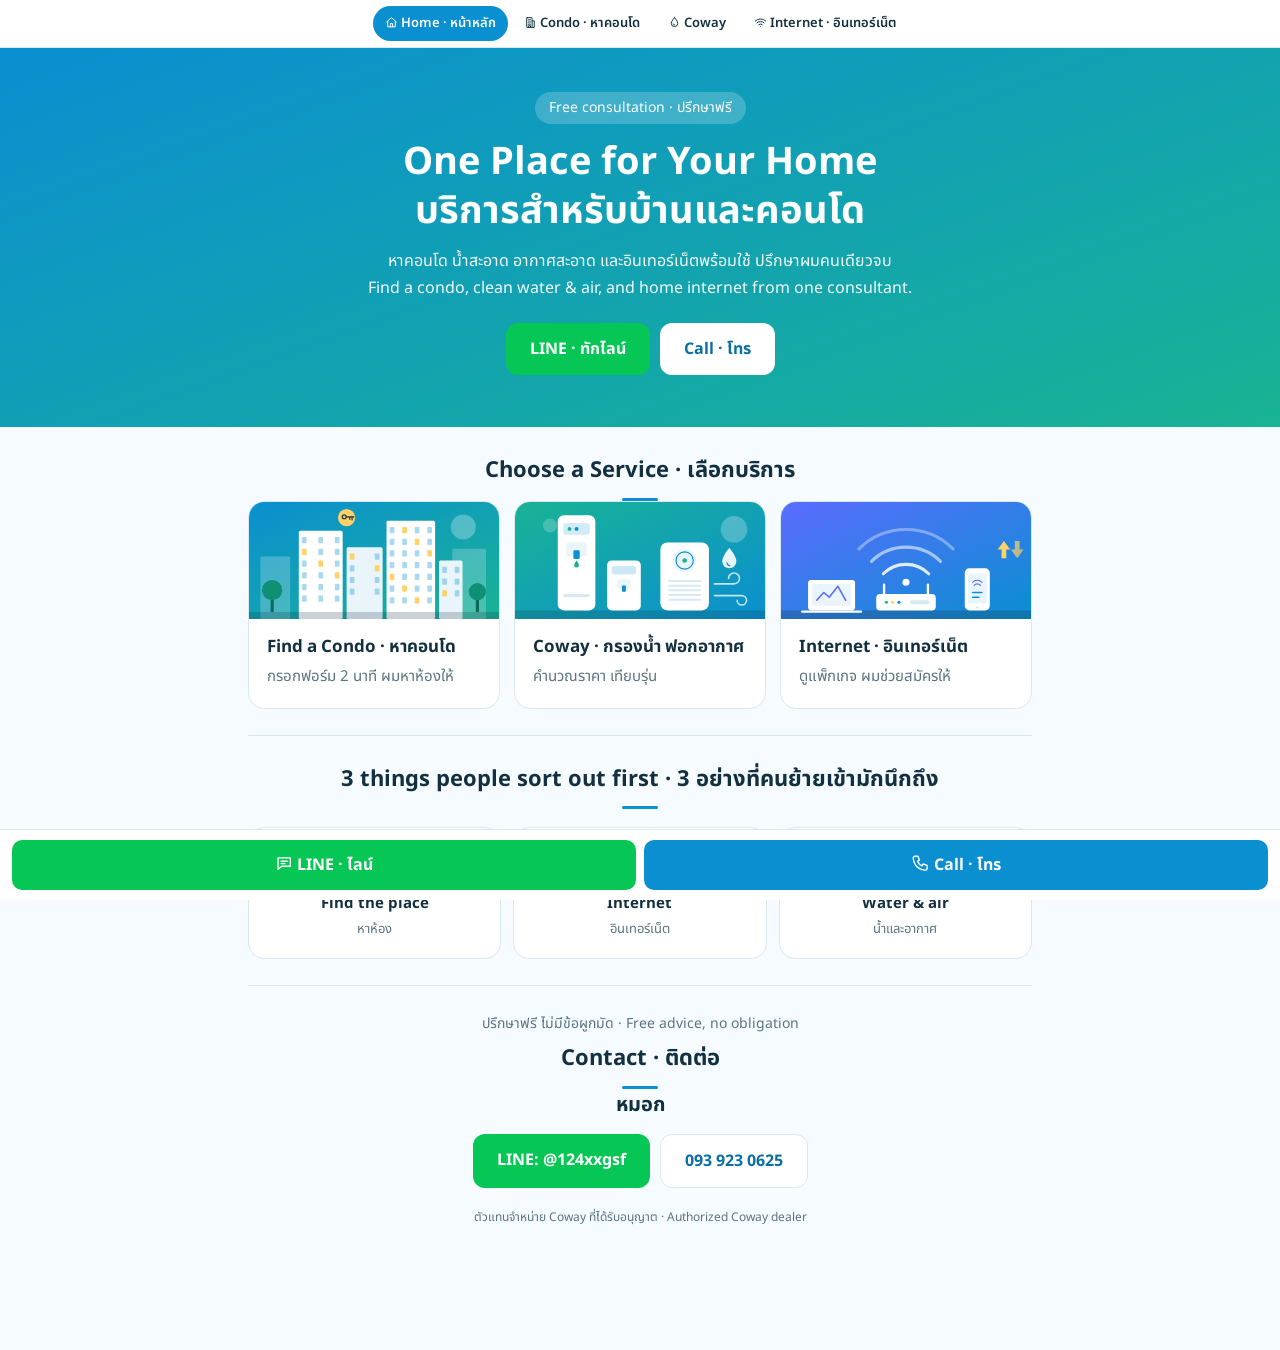
<file: index.html>
<!DOCTYPE html>
<html lang="th" data-page="home">
<head>
<meta charset="utf-8">
<meta name="viewport" content="width=device-width, initial-scale=1, viewport-fit=cover">
<title>Home Services Hub | บริการสำหรับบ้านและคอนโด</title>
<link href="https://fonts.googleapis.com/css2?family=Noto+Sans+Thai:wght@400;600;700&display=swap" rel="stylesheet">
<link rel="stylesheet" href="assets/site.css">
<script src="assets/icons.js"></script>
<script src="assets/site.js"></script>
</head>
<body>
<header class="hero"><div class="wrap">
  <span class="badge">Free consultation · ปรึกษาฟรี</span>
  <h1>One Place for Your Home<br>บริการสำหรับบ้านและคอนโด</h1>
  <p>หาคอนโด น้ำสะอาด อากาศสะอาด และอินเทอร์เน็ตพร้อมใช้ ปรึกษาผมคนเดียวจบ<br>Find a condo, clean water &amp; air, and home internet from one consultant.</p>
  <div class="btns"><a class="btn line" data-line href="#">LINE · ทักไลน์</a><a class="btn tel" data-tel href="#">Call · โทร</a></div>
</div></header>
<main class="wrap">
<section style="border-top:0">
  <h2>Choose a Service · เลือกบริการ</h2>
  <div class="grid">
    <a class="card cc" href="condo.html"><img class="cv" alt="" src="assets/img/cover-condo.svg"><div class="cb"><h3>Find a Condo · หาคอนโด</h3><p>กรอกฟอร์ม 2 นาที ผมหาห้องให้</p></div></a>
    <a class="card cc" href="coway.html"><img class="cv" alt="" src="assets/img/cover-coway.svg"><div class="cb"><h3>Coway · กรองน้ำ ฟอกอากาศ</h3><p>คำนวณราคา เทียบรุ่น</p></div></a>
    <a class="card cc" href="internet.html"><img class="cv" alt="" src="assets/img/cover-internet.svg"><div class="cb"><h3>Internet · อินเทอร์เน็ต</h3><p>ดูแพ็กเกจ ผมช่วยสมัครให้</p></div></a>
  </div>
</section>
<section>
  <h2>3 things people sort out first · 3 อย่างที่คนย้ายเข้ามักนึกถึง</h2>
  <div class="tiles">
    <a class="tile" href="condo.html"><i data-i="condo"></i><b>Find the place</b><span>หาห้อง</span></a>
    <a class="tile" href="internet.html"><i data-i="wifi"></i><b>Internet</b><span>อินเทอร์เน็ต</span></a>
    <a class="tile" href="coway.html"><i data-i="water"></i><b>Water &amp; air</b><span>น้ำและอากาศ</span></a>
  </div>
</section>
<section class="me">
  <p class="sub" style="margin:0 0 6px">ปรึกษาฟรี ไม่มีข้อผูกมัด · Free advice, no obligation</p>
  <h2>Contact · ติดต่อ</h2>
  <div class="name" data-name>[name]</div>
  <div class="btns" style="margin-top:12px">
    <a class="btn line" data-line href="#">LINE: <span data-lineid></span></a>
    <a class="btn tel" style="border:1px solid var(--line)" data-tel href="#"><span data-phone></span></a>
  </div>
  <p class="note">ตัวแทนจำหน่าย Coway ที่ได้รับอนุญาต · Authorized Coway dealer</p>
</section>
</main>
<nav class="bar"><a class="l" data-line href="#"><i data-i="chat"></i> LINE · ไลน์</a><a class="t" data-tel href="#"><i data-i="phone"></i> Call · โทร</a></nav>
</body></html>
</file>
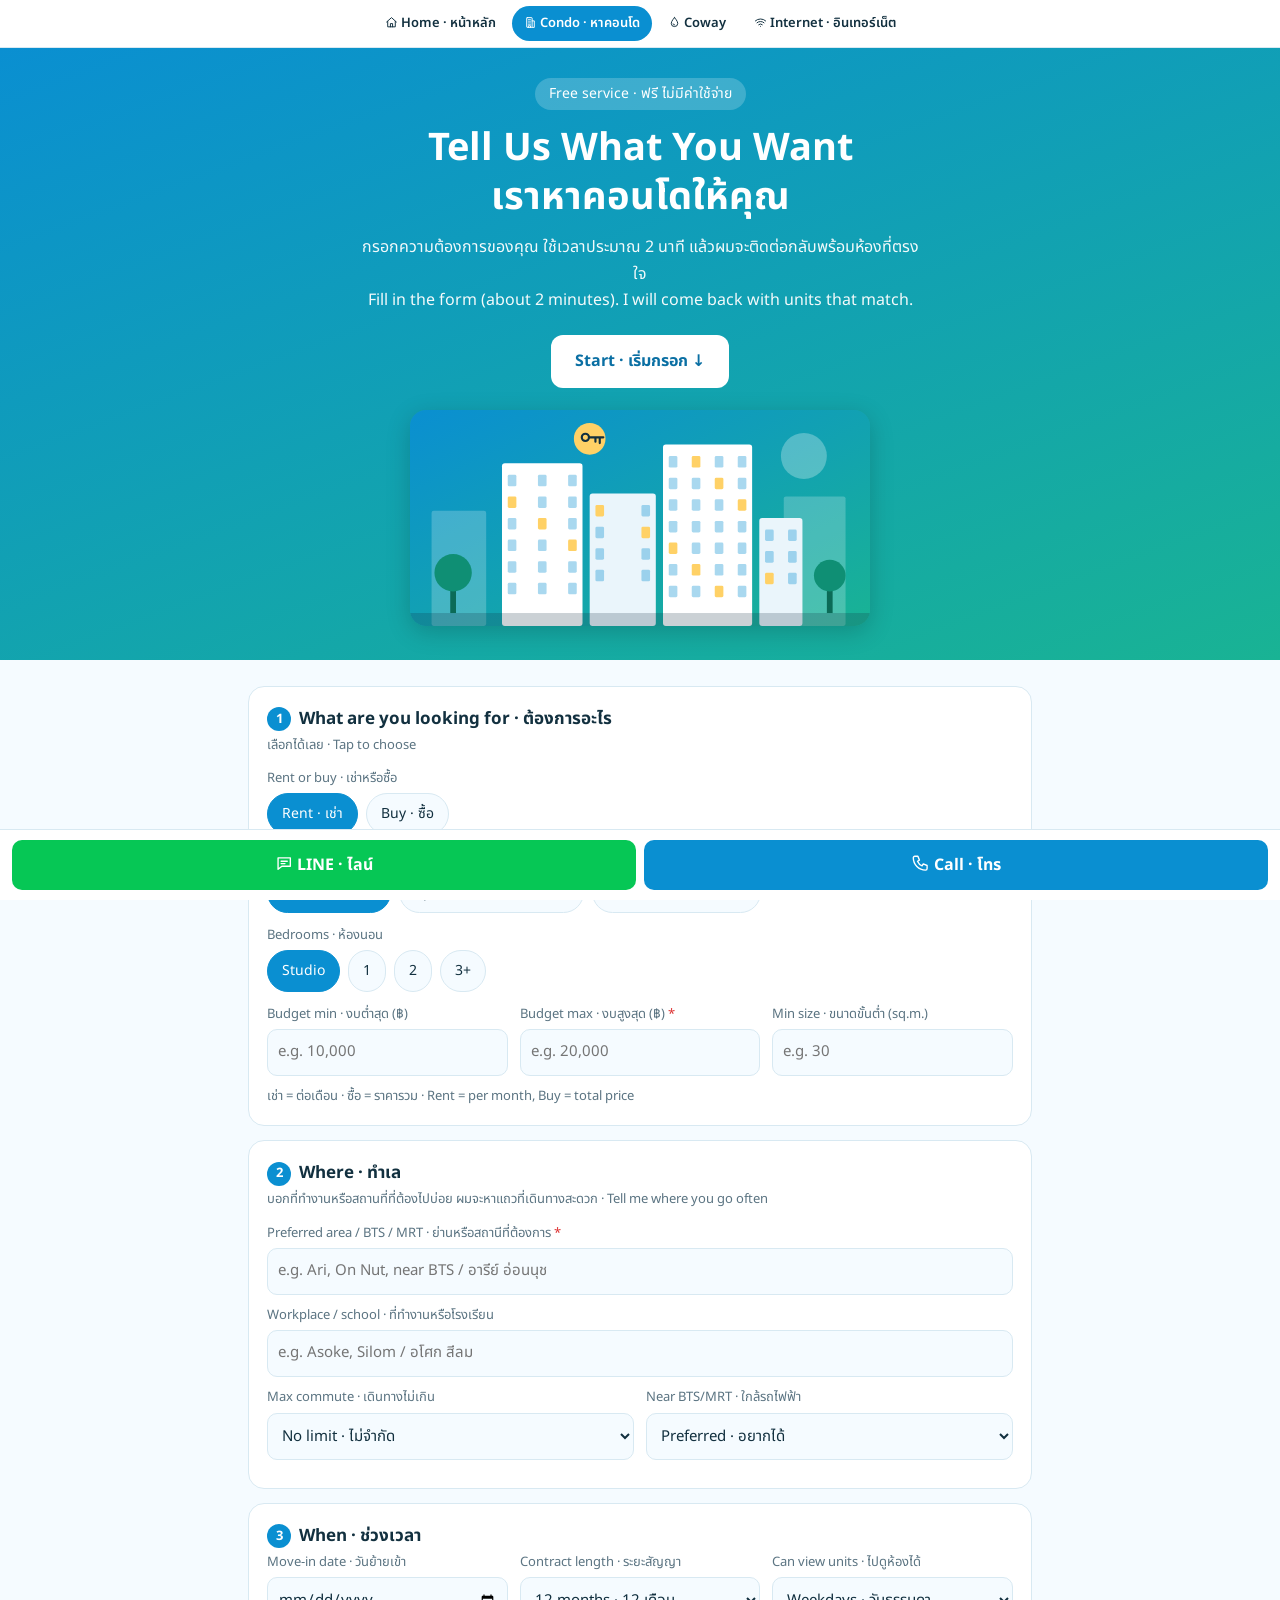
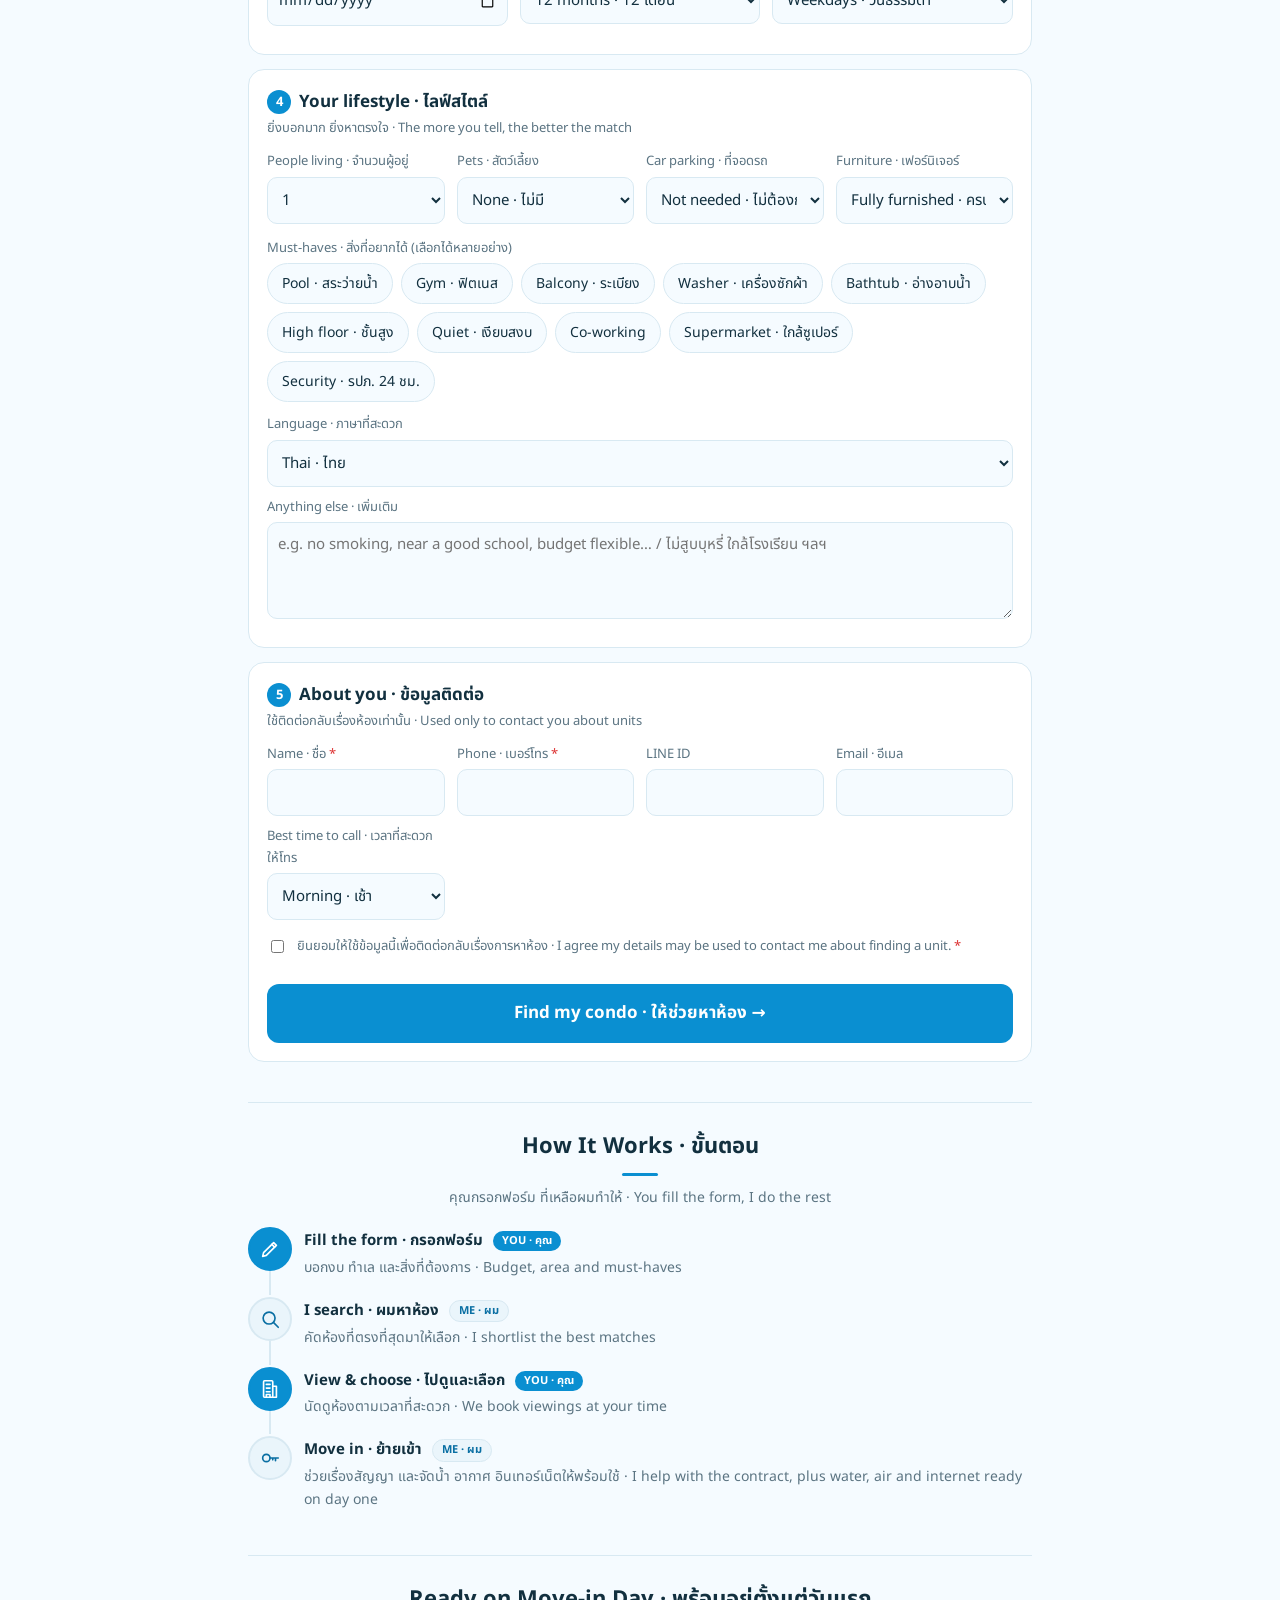
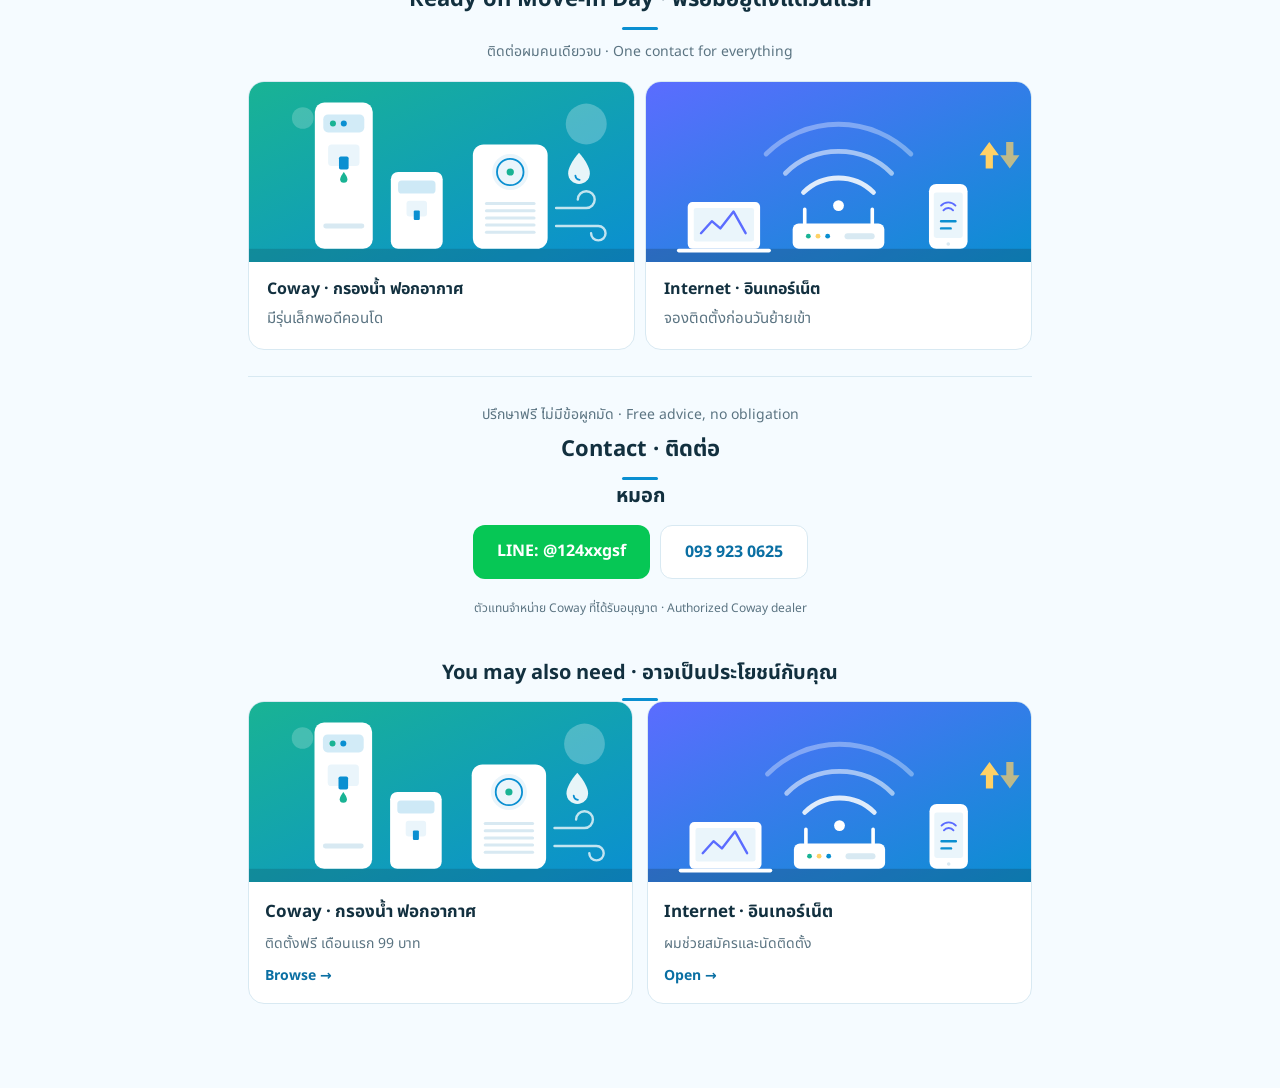
<file: condo.html>
<!DOCTYPE html>
<html lang="th" data-page="condo">
<head>
<meta charset="utf-8">
<meta name="viewport" content="width=device-width, initial-scale=1, viewport-fit=cover">
<title>Find a Condo | ให้เราหาคอนโดให้คุณ</title>
<link href="https://fonts.googleapis.com/css2?family=Noto+Sans+Thai:wght@400;600;700&display=swap" rel="stylesheet">
<link rel="stylesheet" href="assets/site.css">
<style>
.hero{padding:30px 0 34px}
.fcard{background:var(--card);border:1px solid var(--line);border-radius:16px;padding:18px;margin-bottom:14px}
.fcard h3{margin:0 0 2px;font-size:17px}.fcard .hint{margin:0 0 12px;font-size:13px;color:var(--muted)}
.fcard h3 i{font-style:normal;display:inline-flex;width:24px;height:24px;border-radius:50%;background:var(--brand);color:#fff;font-size:13px;align-items:center;justify-content:center;margin-right:8px;vertical-align:1px}
.row{display:grid;gap:0 12px;grid-template-columns:repeat(auto-fit,minmax(150px,1fr))}
.fl input,.fl textarea,.fl select{display:block;width:100%;margin-top:4px;font:inherit;font-size:15px;padding:10px;border-radius:10px;border:1px solid var(--line);background:var(--bg);color:var(--text)}
.fl .req{color:#d33}
.chips{display:flex;flex-wrap:wrap;gap:8px;margin:4px 0 12px}
.chips label{cursor:pointer}.chips input{position:absolute;opacity:0;pointer-events:none}
.chips span{display:inline-block;padding:8px 14px;border-radius:99px;border:1px solid var(--line);background:var(--bg);font-size:14px}
.chips input:checked+span{background:var(--brand);color:#fff;border-color:var(--brand)}
.chips input:focus-visible+span{outline:2px solid var(--brand2);outline-offset:2px}
.lbl{font-size:13px;color:var(--muted);display:block;margin-top:4px}
.sbtn{width:100%;font:inherit;font-weight:700;font-size:17px;padding:15px;border:0;border-radius:12px;background:var(--brand);color:#fff;cursor:pointer}
.consent{display:flex;gap:10px;align-items:flex-start;font-size:13px;color:var(--muted);margin:6px 0 14px}
.consent input{margin-top:4px}
#done{display:none}
#msg{white-space:pre-wrap;background:var(--bg);border:1px dashed var(--line);border-radius:10px;padding:12px;font-size:14px;margin:10px 0}
.err{color:#d33;font-size:13px;margin:6px 0 0;min-height:1em}
.perks{display:grid;gap:10px;grid-template-columns:repeat(auto-fit,minmax(200px,1fr))}
.perks .card h3{font-size:16px}
</style>
<script src="assets/icons.js"></script>
<script src="assets/site.js"></script>
</head>
<body>

<header class="hero"><div class="wrap">
  <span class="badge">Free service · ฟรี ไม่มีค่าใช้จ่าย</span>
  <h1>Tell Us What You Want<br>เราหาคอนโดให้คุณ</h1>
  <p>กรอกความต้องการของคุณ ใช้เวลาประมาณ 2 นาที แล้วผมจะติดต่อกลับพร้อมห้องที่ตรงใจ<br>Fill in the form (about 2 minutes). I will come back with units that match.</p>
  <div class="btns"><a class="btn tel" href="#form">Start · เริ่มกรอก ↓</a></div>
  <img class="cvh" alt="" src="assets/img/cover-condo.svg">
</div></header>

<main class="wrap">
<section id="form" style="border-top:0">
  <form id="f" onsubmit="return go(event)" novalidate>

  <div class="fcard"><h3><i>1</i>What are you looking for · ต้องการอะไร</h3><p class="hint">เลือกได้เลย · Tap to choose</p>
    <span class="lbl">Rent or buy · เช่าหรือซื้อ</span>
    <div class="chips"><label><input type="radio" name="deal" value="Rent · เช่า" checked><span>Rent · เช่า</span></label><label><input type="radio" name="deal" value="Buy · ซื้อ"><span>Buy · ซื้อ</span></label></div>
    <span class="lbl">Property type · ประเภท</span>
    <div class="chips"><label><input type="radio" name="ptype" value="Condo" checked><span>Condo · คอนโด</span></label><label><input type="radio" name="ptype" value="Apartment"><span>Apartment · อพาร์ตเมนต์</span></label><label><input type="radio" name="ptype" value="House/Townhouse"><span>House · บ้าน/ทาวน์เฮาส์</span></label></div>
    <span class="lbl">Bedrooms · ห้องนอน</span>
    <div class="chips"><label><input type="radio" name="bed" value="Studio" checked><span>Studio</span></label><label><input type="radio" name="bed" value="1"><span>1</span></label><label><input type="radio" name="bed" value="2"><span>2</span></label><label><input type="radio" name="bed" value="3+"><span>3+</span></label></div>
    <div class="row">
      <label class="fl">Budget min · งบต่ำสุด (฿)<input name="bmin" inputmode="numeric" placeholder="e.g. 10,000"></label>
      <label class="fl">Budget max · งบสูงสุด (฿) <span class="req">*</span><input name="bmax" inputmode="numeric" placeholder="e.g. 20,000"></label>
      <label class="fl">Min size · ขนาดขั้นต่ำ (sq.m.)<input name="size" inputmode="numeric" placeholder="e.g. 30"></label>
    </div>
    <p class="hint" style="margin:0">เช่า = ต่อเดือน · ซื้อ = ราคารวม · Rent = per month, Buy = total price</p>
  </div>

  <div class="fcard"><h3><i>2</i>Where · ทำเล</h3><p class="hint">บอกที่ทำงานหรือสถานที่ที่ต้องไปบ่อย ผมจะหาแถวที่เดินทางสะดวก · Tell me where you go often</p>
    <label class="fl">Preferred area / BTS / MRT · ย่านหรือสถานีที่ต้องการ <span class="req">*</span><input name="area" placeholder="e.g. Ari, On Nut, near BTS / อารีย์ อ่อนนุช"></label>
    <label class="fl">Workplace / school · ที่ทำงานหรือโรงเรียน<input name="work" placeholder="e.g. Asoke, Silom / อโศก สีลม"></label>
    <div class="row">
      <label class="fl">Max commute · เดินทางไม่เกิน<select name="commute"><option>No limit · ไม่จำกัด</option><option>15 min</option><option>30 min</option><option>45 min</option><option>60 min</option></select></label>
      <label class="fl">Near BTS/MRT · ใกล้รถไฟฟ้า<select name="near"><option>Preferred · อยากได้</option><option>Must · ต้องใกล้</option><option>Not needed · ไม่จำเป็น</option></select></label>
    </div>
  </div>

  <div class="fcard"><h3><i>3</i>When · ช่วงเวลา</h3>
    <div class="row">
      <label class="fl">Move-in date · วันย้ายเข้า<input type="date" name="movein"></label>
      <label class="fl">Contract length · ระยะสัญญา<select name="lease"><option>12 months · 12 เดือน</option><option>6 months · 6 เดือน</option><option>24 months · 24 เดือน</option><option>Flexible · ยืดหยุ่น</option><option>Buying · ซื้อ</option></select></label>
      <label class="fl">Can view units · ไปดูห้องได้<select name="view"><option>Weekdays · วันธรรมดา</option><option>Weekends · เสาร์-อาทิตย์</option><option>Evenings · ช่วงเย็น</option><option>Any time · ได้ทุกเวลา</option></select></label>
    </div>
  </div>

  <div class="fcard"><h3><i>4</i>Your lifestyle · ไลฟ์สไตล์</h3><p class="hint">ยิ่งบอกมาก ยิ่งหาตรงใจ · The more you tell, the better the match</p>
    <div class="row">
      <label class="fl">People living · จำนวนผู้อยู่<select name="people"><option>1</option><option>2</option><option>3</option><option>4+</option></select></label>
      <label class="fl">Pets · สัตว์เลี้ยง<select name="pets"><option>None · ไม่มี</option><option>Cat · แมว</option><option>Dog · สุนัข</option><option>Other · อื่นๆ</option></select></label>
      <label class="fl">Car parking · ที่จอดรถ<select name="car"><option>Not needed · ไม่ต้องการ</option><option>1 car · 1 คัน</option><option>2 cars · 2 คัน</option><option>Motorbike · มอเตอร์ไซค์</option></select></label>
      <label class="fl">Furniture · เฟอร์นิเจอร์<select name="furn"><option>Fully furnished · ครบ</option><option>Partly · บางส่วน</option><option>Unfurnished · ไม่มี</option></select></label>
    </div>
    <span class="lbl">Must-haves · สิ่งที่อยากได้ (เลือกได้หลายอย่าง)</span>
    <div class="chips">
      <label><input type="checkbox" name="must" value="Pool"><span>Pool · สระว่ายน้ำ</span></label>
      <label><input type="checkbox" name="must" value="Gym"><span>Gym · ฟิตเนส</span></label>
      <label><input type="checkbox" name="must" value="Balcony"><span>Balcony · ระเบียง</span></label>
      <label><input type="checkbox" name="must" value="Washer"><span>Washer · เครื่องซักผ้า</span></label>
      <label><input type="checkbox" name="must" value="Bathtub"><span>Bathtub · อ่างอาบน้ำ</span></label>
      <label><input type="checkbox" name="must" value="High floor"><span>High floor · ชั้นสูง</span></label>
      <label><input type="checkbox" name="must" value="Quiet"><span>Quiet · เงียบสงบ</span></label>
      <label><input type="checkbox" name="must" value="Co-working"><span>Co-working</span></label>
      <label><input type="checkbox" name="must" value="Supermarket nearby"><span>Supermarket · ใกล้ซูเปอร์</span></label>
      <label><input type="checkbox" name="must" value="24h security"><span>Security · รปภ. 24 ชม.</span></label>
    </div>
    <label class="fl">Language · ภาษาที่สะดวก<select name="lang"><option>Thai · ไทย</option><option>English</option><option>Both · ทั้งสอง</option><option>Other · อื่นๆ</option></select></label>
    <label class="fl">Anything else · เพิ่มเติม<textarea name="note" rows="3" placeholder="e.g. no smoking, near a good school, budget flexible… / ไม่สูบบุหรี่ ใกล้โรงเรียน ฯลฯ"></textarea></label>
  </div>

  <div class="fcard"><h3><i>5</i>About you · ข้อมูลติดต่อ</h3><p class="hint">ใช้ติดต่อกลับเรื่องห้องเท่านั้น · Used only to contact you about units</p>
    <div class="row">
      <label class="fl">Name · ชื่อ <span class="req">*</span><input name="name" autocomplete="name"></label>
      <label class="fl">Phone · เบอร์โทร <span class="req">*</span><input name="phone" inputmode="tel" autocomplete="tel"></label>
      <label class="fl">LINE ID<input name="line"></label>
      <label class="fl">Email · อีเมล<input name="email" type="email" autocomplete="email"></label>
      <label class="fl">Best time to call · เวลาที่สะดวกให้โทร<select name="time"><option>Morning · เช้า</option><option>Afternoon · บ่าย</option><option>Evening · เย็น</option><option>Any · ได้ทุกเวลา</option></select></label>
    </div>
    <label class="consent"><input type="checkbox" name="ok"><span>ยินยอมให้ใช้ข้อมูลนี้เพื่อติดต่อกลับเรื่องการหาห้อง · I agree my details may be used to contact me about finding a unit. <span class="req" style="color:#d33">*</span></span></label>
    <div class="err" id="err"></div>
    <button class="sbtn" type="submit">Find my condo · ให้ช่วยหาห้อง →</button>
  </div>
  </form>

  <div class="fcard" id="done"><h3><i data-i="checkc"></i> Almost done · เหลืออีกขั้นเดียว</h3>
    <p class="hint">กดปุ่มไลน์ ข้อความจะเข้าแชตให้ แล้วกดส่งอีกครั้งเดียว · Tap the LINE button, the message appears in the chat, then press send.</p>
    <div id="msg"></div>
    <div class="btns"><a class="btn line" id="sendline" target="_blank" rel="noopener" href="#">Send to LINE · ส่งเข้าไลน์</a><button class="btn tel" style="border:1px solid var(--line);cursor:pointer;font:inherit;font-weight:700" onclick="cp()">Copy again · คัดลอกอีกครั้ง</button></div>
    <p class="nt" id="cpm" style="text-align:center;margin-top:8px"></p>
    <p class="nt" style="text-align:center">ถ้าข้อความไม่ขึ้นในแชต ให้วาง (copy ไว้ให้แล้ว) · If it does not appear, paste it (already copied).</p>
  </div>
</section>

<section>
  <h2>How It Works · ขั้นตอน</h2>
  <p class="sub">คุณกรอกฟอร์ม ที่เหลือผมทำให้ · You fill the form, I do the rest</p>
  <ol class="tl">
    <li class="you"><div class="ico"><i data-i="pencil"></i></div><div><b>Fill the form · กรอกฟอร์ม <span class="who you">YOU · คุณ</span></b><p>บอกงบ ทำเล และสิ่งที่ต้องการ · Budget, area and must-haves</p></div></li>
    <li><div class="ico"><i data-i="search"></i></div><div><b>I search · ผมหาห้อง <span class="who me">ME · ผม</span></b><p>คัดห้องที่ตรงที่สุดมาให้เลือก · I shortlist the best matches</p></div></li>
    <li class="you"><div class="ico"><i data-i="condo"></i></div><div><b>View &amp; choose · ไปดูและเลือก <span class="who you">YOU · คุณ</span></b><p>นัดดูห้องตามเวลาที่สะดวก · We book viewings at your time</p></div></li>
    <li><div class="ico"><i data-i="key"></i></div><div><b>Move in · ย้ายเข้า <span class="who me">ME · ผม</span></b><p>ช่วยเรื่องสัญญา และจัดน้ำ อากาศ อินเทอร์เน็ตให้พร้อมใช้ · I help with the contract, plus water, air and internet ready on day one</p></div></li>
  </ol>
</section>

<section>
  <h2>Ready on Move-in Day · พร้อมอยู่ตั้งแต่วันแรก</h2>
  <p class="sub">ติดต่อผมคนเดียวจบ · One contact for everything</p>
  <div class="perks">
    <a class="card cc" href="coway.html"><img class="cv" alt="" src="assets/img/cover-coway.svg"><div class="cb"><h3>Coway · กรองน้ำ ฟอกอากาศ</h3><p>มีรุ่นเล็กพอดีคอนโด</p></div></a>
    <a class="card cc" href="internet.html"><img class="cv" alt="" src="assets/img/cover-internet.svg"><div class="cb"><h3>Internet · อินเทอร์เน็ต</h3><p>จองติดตั้งก่อนวันย้ายเข้า</p></div></a>
  </div>
</section>

<section class="me">
  <p class="sub" style="margin:0 0 6px">ปรึกษาฟรี ไม่มีข้อผูกมัด · Free advice, no obligation</p>
  <h2>Contact · ติดต่อ</h2>
  <div class="name" data-name>[name]</div>
  <div class="btns" style="margin-top:12px">
    <a class="btn line" data-line href="#">LINE: <span data-lineid></span></a>
    <a class="btn tel" style="border:1px solid var(--line)" data-tel href="#"><span data-phone></span></a>
  </div>
  <p class="note">ตัวแทนจำหน่าย Coway ที่ได้รับอนุญาต · Authorized Coway dealer</p>
</section>
</main>

<nav class="bar"><a class="l" data-line href="#"><i data-i="chat"></i> LINE · ไลน์</a><a class="t" data-tel href="#"><i data-i="phone"></i> Call · โทร</a></nav>

<script>
var TXT="";
function V(f,n){var e=f.elements[n];return e?e.value.trim():""}
function R(f,n){var e=f.querySelector('input[name="'+n+'"]:checked');return e?e.value:""}
function go(ev){ev.preventDefault();var f=document.getElementById("f"),er=document.getElementById("err"),m=[];
  if(!V(f,"bmax"))m.push("Budget max · งบสูงสุด");if(!V(f,"area"))m.push("Area · ทำเล");if(!V(f,"name"))m.push("Name · ชื่อ");if(!V(f,"phone"))m.push("Phone · เบอร์โทร");if(!f.elements.ok.checked)m.push("Consent · ยินยอม");
  if(m.length){er.textContent="Please fill · กรุณากรอก: "+m.join(", ");return false}er.textContent="";
  var must=[].map.call(f.querySelectorAll('input[name="must"]:checked'),function(x){return x.value}).join(", ")||"-";
  var L=["Condo request · ขอให้ช่วยหาคอนโด","",
   "• "+R(f,"deal")+" · "+R(f,"ptype")+" · Bedrooms "+R(f,"bed"),
   "• Budget "+(V(f,"bmin")||"-")+" – "+V(f,"bmax")+" ฿"+(V(f,"size")?" · Min "+V(f,"size")+" sq.m.":""),
   "• Area: "+V(f,"area")+(V(f,"work")?" · Work/School: "+V(f,"work"):""),
   "• Commute: "+V(f,"commute")+" · BTS/MRT: "+V(f,"near"),
   "• Move-in: "+(V(f,"movein")||"-")+" · Lease: "+V(f,"lease")+" · View: "+V(f,"view"),
   "• People "+V(f,"people")+" · Pets "+V(f,"pets")+" · Parking "+V(f,"car")+" · "+V(f,"furn"),
   "• Must-haves: "+must,
   "• Language: "+V(f,"lang")+(V(f,"note")?"\n• Note: "+V(f,"note"):""),"",
   V(f,"name")+" · Tel "+V(f,"phone")+(V(f,"line")?" · LINE "+V(f,"line"):"")+(V(f,"email")?" · "+V(f,"email"):"")+" · Call: "+V(f,"time")];
  TXT=L.join("\n");document.getElementById("msg").textContent=TXT;
  var S=window.SITE||{},ln=document.getElementById("sendline");ln.href=S.oaId?("https://line.me/R/oaMessage/"+encodeURIComponent(S.oaId).replace(/%40/g,"@")+"/?"+encodeURIComponent(TXT)):("https://line.me/R/ti/p/"+encodeURIComponent(S.lineId||""));
  var d=document.getElementById("done");d.style.display="block";cp();d.scrollIntoView({behavior:"smooth"});
  if(S.formUrl){var st=document.getElementById("cpm");st.textContent="Sending… · กำลังส่ง";
    fetch(S.formUrl,{method:"POST",headers:{"Content-Type":"text/plain"},body:TXT}).then(function(r){if(!r.ok)throw 0;st.textContent="Sent to LINE · ส่งเข้าไลน์ผมแล้ว ผมจะติดต่อกลับ";document.getElementById("sendline").style.display="none"}).catch(function(){st.textContent="Auto-send failed, please tap the button · ส่งอัตโนมัติไม่สำเร็จ กรุณากดปุ่มด้านบน"})}
  return false}
function cp(){var c=document.getElementById("cpm");try{navigator.clipboard.writeText(TXT).then(function(){c.textContent="Copied · คัดลอกแล้ว"},function(){c.textContent="Press and hold the text to copy · กดค้างที่ข้อความเพื่อคัดลอก"})}catch(e){c.textContent="Press and hold the text to copy · กดค้างที่ข้อความเพื่อคัดลอก"}}
</script>
</body></html>
</file>
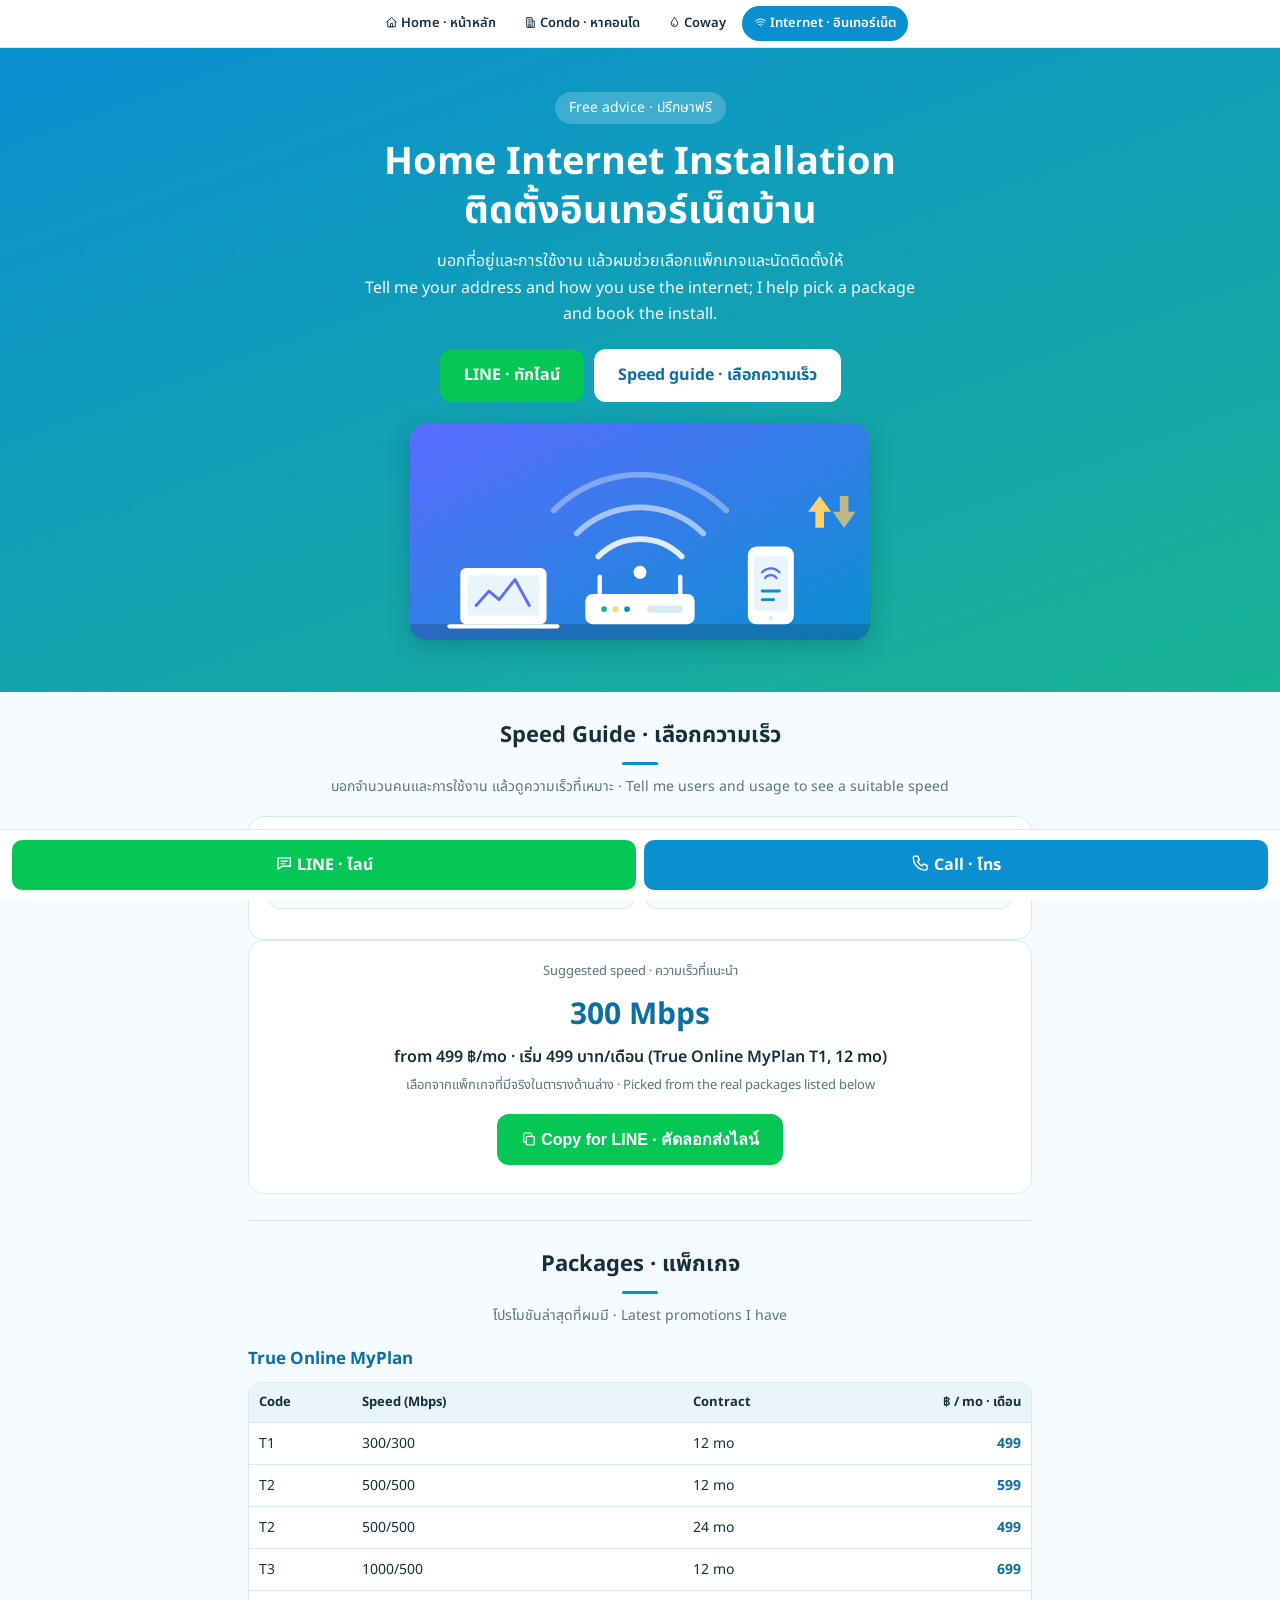
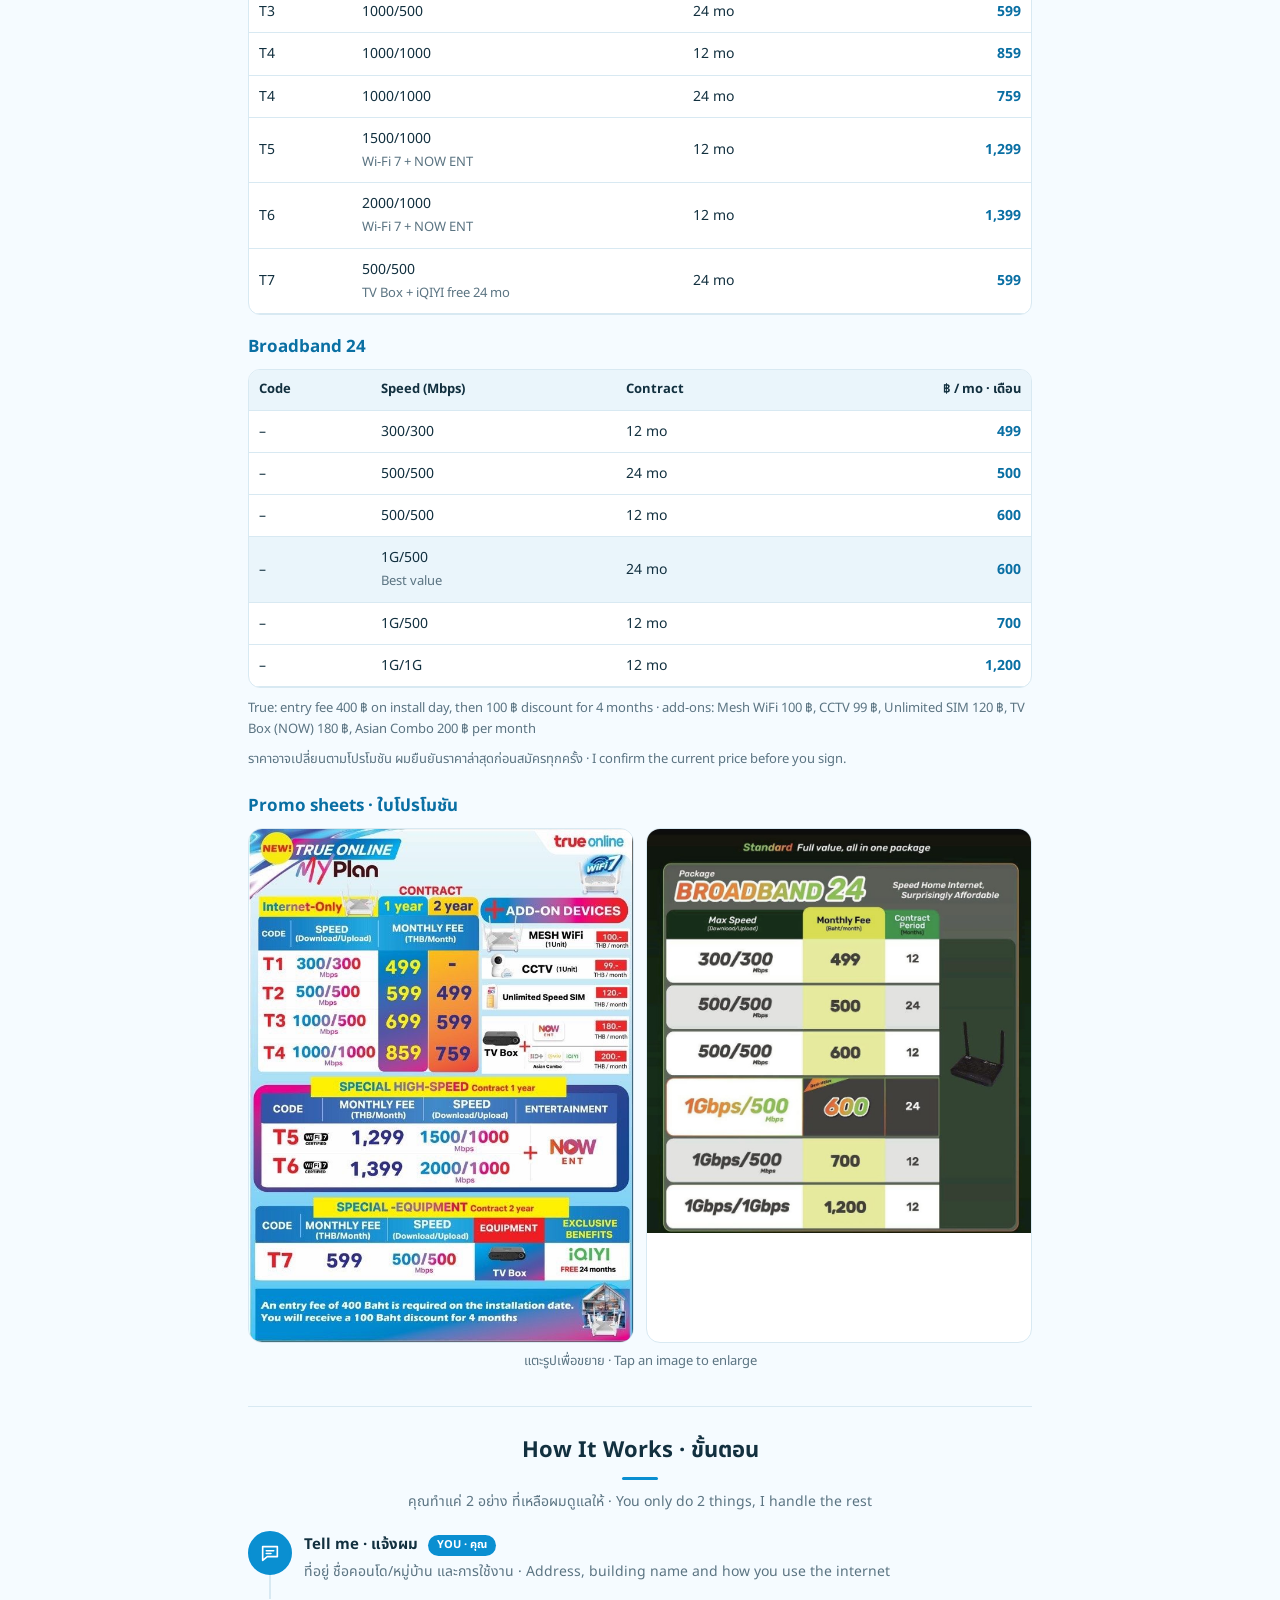
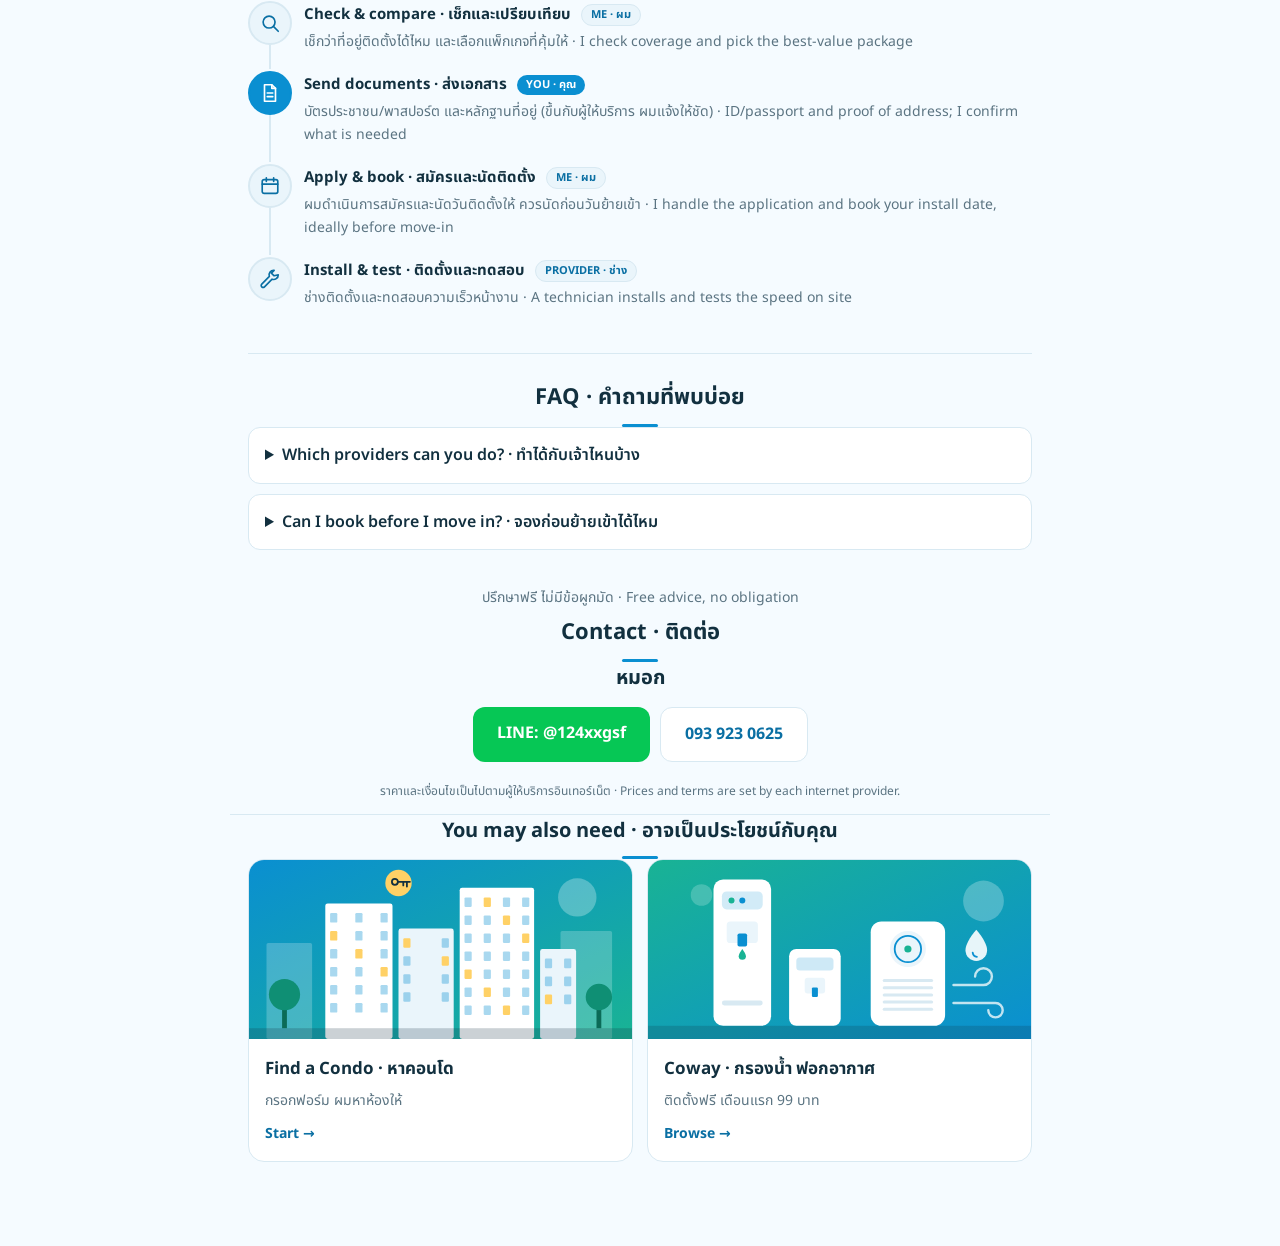
<file: internet.html>
<!DOCTYPE html>
<html lang="th" data-page="internet">
<head>
<meta charset="utf-8">
<meta name="viewport" content="width=device-width, initial-scale=1, viewport-fit=cover">
<title>Home Internet Installation | ติดตั้งอินเทอร์เน็ตบ้าน</title>
<link href="https://fonts.googleapis.com/css2?family=Noto+Sans+Thai:wght@400;600;700&display=swap" rel="stylesheet">
<link rel="stylesheet" href="assets/site.css">
<script src="assets/icons.js"></script>
<script src="assets/site.js"></script>
<script src="assets/data.js"></script>
</head>
<body>

<header class="hero"><div class="wrap">
  <span class="badge">Free advice · ปรึกษาฟรี</span>
  <h1>Home Internet Installation<br>ติดตั้งอินเทอร์เน็ตบ้าน</h1>
  <p>บอกที่อยู่และการใช้งาน แล้วผมช่วยเลือกแพ็กเกจและนัดติดตั้งให้<br>Tell me your address and how you use the internet; I help pick a package and book the install.</p>
  <div class="btns"><a class="btn line" data-line href="#">LINE · ทักไลน์</a><a class="btn tel" href="#guide">Speed guide · เลือกความเร็ว</a></div>
  <img class="cvh" alt="" src="assets/img/cover-internet.svg">
</div></header>
<main class="wrap">
<section id="guide">
  <h2>Speed Guide · เลือกความเร็ว</h2>
  <p class="sub">บอกจำนวนคนและการใช้งาน แล้วดูความเร็วที่เหมาะ · Tell me users and usage to see a suitable speed</p>
  <div class="card"><div class="fg">
    <label class="fl">Users · จำนวนผู้ใช้พร้อมกัน<select id="u" onchange="rec()"><option value="1">1</option><option value="2" selected>2</option><option value="3">3</option><option value="4">4</option><option value="6">5–6</option><option value="8">7+</option></select></label>
    <label class="fl">Main usage · การใช้งานหลัก<select id="k" onchange="rec()"><option value="browse">Browsing, chat · เล่นเว็บ แชต</option><option value="hd" selected>HD streaming · ดูหนัง HD</option><option value="work">Work from home, video calls · ทำงานที่บ้าน ประชุมออนไลน์</option><option value="uhd">4K / online gaming · 4K / เกมออนไลน์</option></select></label>
  </div></div>
  <div id="r"></div>
</section>
<section>
  <h2>Packages · แพ็กเกจ</h2>
  <p class="sub">โปรโมชันล่าสุดที่ผมมี · Latest promotions I have</p>
  <div id="pk"></div>
  <h3 style="margin:22px 0 8px;font-size:17px;color:var(--brand2)">Promo sheets · ใบโปรโมชัน</h3>
  <div class="pimg"><a href="assets/img/promo-1.jpg" target="_blank" rel="noopener"><img src="assets/img/promo-1.jpg" alt="True Online MyPlan promotion" loading="lazy"></a><a href="assets/img/promo-2.jpg" target="_blank" rel="noopener"><img src="assets/img/promo-2.jpg" alt="Broadband 24 promotion" loading="lazy"></a></div>
  <p class="nt" style="text-align:center;margin-top:8px">แตะรูปเพื่อขยาย · Tap an image to enlarge</p>
</section>
<section>
  <h2>How It Works · ขั้นตอน</h2>
  <p class="sub">คุณทำแค่ 2 อย่าง ที่เหลือผมดูแลให้ · You only do 2 things, I handle the rest</p>
  <ol class="tl">
    <li class="you"><div class="ico"><i data-i="chat"></i></div><div><b>Tell me · แจ้งผม <span class="who you">YOU · คุณ</span></b><p>ที่อยู่ ชื่อคอนโด/หมู่บ้าน และการใช้งาน · Address, building name and how you use the internet</p></div></li>
    <li><div class="ico"><i data-i="search"></i></div><div><b>Check &amp; compare · เช็กและเปรียบเทียบ <span class="who me">ME · ผม</span></b><p>เช็กว่าที่อยู่ติดตั้งได้ไหม และเลือกแพ็กเกจที่คุ้มให้ · I check coverage and pick the best-value package</p></div></li>
    <li class="you"><div class="ico"><i data-i="doc"></i></div><div><b>Send documents · ส่งเอกสาร <span class="who you">YOU · คุณ</span></b><p>บัตรประชาชน/พาสปอร์ต และหลักฐานที่อยู่ (ขึ้นกับผู้ให้บริการ ผมแจ้งให้ชัด) · ID/passport and proof of address; I confirm what is needed</p></div></li>
    <li><div class="ico"><i data-i="calendar"></i></div><div><b>Apply &amp; book · สมัครและนัดติดตั้ง <span class="who me">ME · ผม</span></b><p>ผมดำเนินการสมัครและนัดวันติดตั้งให้ ควรนัดก่อนวันย้ายเข้า · I handle the application and book your install date, ideally before move-in</p></div></li>
    <li><div class="ico"><i data-i="wrench"></i></div><div><b>Install &amp; test · ติดตั้งและทดสอบ <span class="who me">PROVIDER · ช่าง</span></b><p>ช่างติดตั้งและทดสอบความเร็วหน้างาน · A technician installs and tests the speed on site</p></div></li>
  </ol>
</section>
<section>
  <h2>FAQ · คำถามที่พบบ่อย</h2>
  <details><summary>Which providers can you do? · ทำได้กับเจ้าไหนบ้าง</summary><p>ขึ้นอยู่กับว่าที่อยู่ของคุณมีสัญญาณเจ้าไหน ผมเช็กให้ก่อนเสนอ<br>It depends on which networks reach your address. I check before recommending.</p></details>
  <details><summary>Can I book before I move in? · จองก่อนย้ายเข้าได้ไหม</summary><p>แนะนำให้จองล่วงหน้า แจ้งวันย้ายเข้าได้เลย ผมช่วยเช็กคิวให้<br>Yes, booking ahead is recommended. Tell me your move-in date and I will check availability.</p></details>
</section>
</main>
<section class="wrap me">
  <p class="sub" style="margin:0 0 6px">ปรึกษาฟรี ไม่มีข้อผูกมัด · Free advice, no obligation</p>
  <h2>Contact · ติดต่อ</h2>
  <div class="name" data-name>[name]</div>
  <div class="btns" style="margin-top:12px">
    <a class="btn line" data-line href="#">LINE: <span data-lineid></span></a>
    <a class="btn tel" style="border:1px solid var(--line)" data-tel href="#"><span data-phone></span></a>
  </div>
  <p class="note">ราคาและเงื่อนไขเป็นไปตามผู้ให้บริการอินเทอร์เน็ต · Prices and terms are set by each internet provider.</p>
</section>
<nav class="bar"><a class="l" data-line href="#"><i data-i="chat"></i> LINE · ไลน์</a><a class="t" data-tel href="#"><i data-i="phone"></i> Call · โทร</a></nav>
<script>
var SP={browse:10,hd:25,work:40,uhd:50};
function pkgs(){var L=window.INTERNET_PACKAGES||[],el=document.getElementById("pk");
  if(!L.length){el.innerHTML='<div class="empty"><b>Packages &amp; prices change often · แพ็กเกจและราคามีการเปลี่ยนแปลงบ่อย</b><br>ทักมาบอกที่อยู่ ผมเช็กแพ็กเกจล่าสุดที่ติดตั้งได้ให้</div>';return}
  var G={},o=[];L.forEach(function(p){if(!G[p.provider]){G[p.provider]=[];o.push(p.provider)}G[p.provider].push(p)});
  var best=Math.min.apply(null,L.map(function(p){return p.price}));
  el.innerHTML=o.map(function(n){return '<h3 style="margin:18px 0 8px;font-size:17px;color:var(--brand2)">'+n+'</h3><div class="tw"><table class="pkg"><thead><tr><th>Code</th><th>Speed (Mbps)</th><th>Contract</th><th style="text-align:right">฿ / mo · เดือน</th></tr></thead><tbody>'+
    G[n].map(function(p){return '<tr'+(p.note==="Best value"?' class="best"':'')+'><td>'+(p.code||"–")+'</td><td>'+p.speed+(p.note?'<br><span class="nt" style="margin:0">'+p.note+'</span>':'')+'</td><td>'+p.months+' mo</td><td class="n">'+p.price.toLocaleString("en-US")+'</td></tr>'}).join("")+'</tbody></table></div>'}).join("")+
    '<p class="nt" style="margin-top:10px">'+(window.INTERNET_NOTES||"")+'</p><p class="nt">ราคาอาจเปลี่ยนตามโปรโมชัน ผมยืนยันราคาล่าสุดก่อนสมัครทุกครั้ง · I confirm the current price before you sign.</p>'}
function dn(p){var x=String(p.speed).split("/")[0];return /g/i.test(x)?parseFloat(x)*1000:parseFloat(x)}
function rec(){var u=+document.getElementById("u").value,k=document.getElementById("k").value,need=u*SP[k]*1.2,L=window.INTERNET_PACKAGES||[];
  var TIERS=L.map(dn).filter(function(v,i,a){return a.indexOf(v)===i}).sort(function(x,y){return x-y});if(!TIERS.length)TIERS=[300,500,1000];
  var t=TIERS.filter(function(x){return x>=need})[0]||TIERS[TIERS.length-1];
  var m=L.filter(function(p){return dn(p)===t}).sort(function(x,y){return x.price-y.price})[0];
  var fr=m?"from "+m.price.toLocaleString("en-US")+" ฿/mo · เริ่ม "+m.price.toLocaleString("en-US")+" บาท/เดือน ("+m.provider+(m.code?" "+m.code:"")+", "+m.months+" mo)":"";
  var txt="Users "+u+" · Use "+k+" · Suggested ≈ "+t+" Mbps"+(m?" · "+fr:"");
  document.getElementById("r").innerHTML='<div class="card" style="text-align:center"><div class="nt">Suggested speed · ความเร็วที่แนะนำ</div><div class="big">'+t+' Mbps</div>'+(fr?'<div style="font-weight:600;margin:4px 0">'+fr+'</div>':'')+'<div class="nt">เลือกจากแพ็กเกจที่มีจริงในตารางด้านล่าง · Picked from the real packages listed below</div><button class="btn line" style="border:0;cursor:pointer;margin-top:10px" onclick="cp(\''+txt.replace(/'/g,"")+'\')">'+ICON('copy')+' Copy for LINE · คัดลอกส่งไลน์</button><div class="nt" id="cpm"></div></div>'}
function cp(t){try{navigator.clipboard.writeText(t).then(function(){document.getElementById("cpm").textContent="Copied · คัดลอกแล้ว"},function(){document.getElementById("cpm").textContent=t})}catch(e){document.getElementById("cpm").textContent=t}}
pkgs();rec();
</script>
</body></html>
</file>
<file: assets/site.css>
/* Shared styles for all pages / สไตล์ร่วมของทุกหน้า */
:root{box-sizing:border-box;--bg:#f5fbff;--card:#fff;--text:#12303f;--muted:#5b7482;--brand:#0a8fd1;--brand2:#0a6fa3;--accent:#19b394;--line:#d8e9f2;--soft:#eaf5fb;--hero:linear-gradient(160deg,#0a8fd1,#19b394)}
@media (prefers-color-scheme:dark){:root:not([data-theme="light"]){--bg:#0d1b24;--card:#142833;--text:#e6f3fa;--muted:#9bb5c3;--line:#23404f;--soft:#1a3342;--hero:linear-gradient(160deg,#075a85,#0f7d69)}}
*{box-sizing:border-box}
html{scroll-behavior:smooth}
body{margin:0;background:var(--bg);color:var(--text);font-family:"Noto Sans Thai",system-ui,-apple-system,"Segoe UI",sans-serif;line-height:1.65;padding-bottom:84px}
.wrap{max-width:820px;margin:0 auto;padding:0 18px}
.hero{background:var(--hero);color:#fff;padding:44px 0 52px;text-align:center}
.hero h1{font-size:clamp(26px,6vw,38px);line-height:1.3;margin:0 0 12px}
.hero p{margin:0 auto 22px;max-width:560px;opacity:.95}
.badge{display:inline-block;background:rgba(255,255,255,.2);padding:4px 14px;border-radius:99px;font-size:14px;margin-bottom:14px}
.btns{display:flex;gap:10px;justify-content:center;flex-wrap:wrap}
.btn{display:inline-block;text-decoration:none;font-weight:700;padding:13px 24px;border-radius:12px;font-size:16px}
.btn.line{background:#06c755;color:#fff}.btn.tel{background:#fff;color:var(--brand2)}
section{padding:26px 0}
section + section{border-top:1px solid var(--line)}
h2{font-size:22px;margin:0;text-align:center}
h2:after{content:"";display:block;width:36px;height:3px;background:var(--brand);border-radius:2px;margin:8px auto 0}
.sub{color:var(--muted);text-align:center;margin:10px 0 18px;font-size:14px}
.grid{display:grid;gap:14px;grid-template-columns:repeat(auto-fit,minmax(210px,1fr))}
.card{background:var(--card);border:1px solid var(--line);border-radius:16px;padding:20px}
.card .ic{font-size:34px}.card h3{margin:8px 0 4px;font-size:18px}.card p{margin:0;color:var(--muted);font-size:15px}
.nt{font-size:13px;color:var(--muted);margin:0 0 8px}
.note{font-size:12px;color:var(--muted);text-align:center;margin-top:20px}
details{background:var(--card);border:1px solid var(--line);border-radius:12px;padding:14px 16px;margin-bottom:10px}
summary{font-weight:600;cursor:pointer}details p{margin:8px 0 0;color:var(--muted)}
.me{text-align:center}.me .name{font-size:20px;font-weight:700}
.bar{position:fixed;left:0;right:0;bottom:0;display:flex;gap:8px;padding:10px 12px calc(10px + env(safe-area-inset-bottom,0px));background:var(--card);border-top:1px solid var(--line);z-index:9}
.bar a{flex:1;text-align:center;text-decoration:none;font-weight:700;padding:12px;border-radius:10px;color:#fff}
.bar .l{background:#06c755}.bar .t{background:var(--brand)}
.fl{display:block;font-size:13px;color:var(--muted);margin-bottom:10px}
.fl select{display:block;width:100%;margin-top:4px;font:inherit;font-size:15px;padding:10px;border-radius:10px;border:1px solid var(--line);background:var(--bg);color:var(--text)}
.fg{display:grid;gap:0 12px;grid-template-columns:repeat(auto-fit,minmax(200px,1fr))}
/* top nav */
.sn{position:sticky;top:0;z-index:20;display:flex;gap:4px;justify-content:center;flex-wrap:wrap;background:var(--card);border-bottom:1px solid var(--line);padding:6px 8px}
.sn a{text-decoration:none;color:var(--text);font-size:13px;font-weight:600;padding:7px 12px;border-radius:99px}
.sn a.on{background:var(--brand);color:#fff}
/* cross promo */
.xp h2{font-size:20px}
.xp a.xc{display:block;text-decoration:none;color:inherit;background:var(--card);border:1px solid var(--line);border-radius:16px;padding:18px}
.xp a.xc:hover{border-color:var(--brand)}
.xp .xc b{display:block;font-size:17px;margin:4px 0}.xp .xc span{color:var(--muted);font-size:14px}.xp .xc u{display:block;margin-top:8px;color:var(--brand2);font-weight:700;font-size:14px;text-decoration:none}
/* steps / tags */
.stp{counter-reset:s;display:grid;gap:10px;padding:0;margin:0;list-style:none}
.stp li{counter-increment:s;background:var(--card);border:1px solid var(--line);border-radius:14px;padding:12px 14px 12px 54px;position:relative}
.stp li:before{content:counter(s);position:absolute;left:14px;top:12px;width:28px;height:28px;border-radius:50%;background:var(--brand);color:#fff;font-weight:700;display:flex;align-items:center;justify-content:center}
.tag{display:inline-block;font-size:12px;background:var(--soft);color:var(--brand2);padding:2px 10px;border-radius:99px;margin:2px 4px 2px 0}
.empty{border:2px dashed var(--line);border-radius:16px;padding:22px;text-align:center;color:var(--muted)}
.big{font-size:30px;font-weight:700;color:var(--brand2)}

.pkg{width:100%;border-collapse:collapse;font-size:14px}
.pkg th,.pkg td{padding:9px 10px;text-align:left;border-bottom:1px solid var(--line)}
.pkg th{background:var(--soft);font-size:13px}.pkg td.n{font-weight:700;color:var(--brand2);text-align:right}
.pkg .best{background:var(--soft)}
.tw{overflow-x:auto;border:1px solid var(--line);border-radius:12px;background:var(--card)}
.pimg{display:grid;gap:12px;grid-template-columns:repeat(auto-fit,minmax(240px,1fr))}
.pimg a{display:block;border:1px solid var(--line);border-radius:14px;overflow:hidden;background:#fff}.pimg img{display:block;width:100%;height:auto}
.who{display:inline-block;font-size:11px;font-weight:700;padding:1px 9px;border-radius:99px;margin-left:6px;vertical-align:1px}
.who.you{background:var(--brand);color:#fff}.who.me{background:var(--soft);color:var(--brand2);border:1px solid var(--line)}
.tl{list-style:none;margin:0;padding:0}
.tl li{display:grid;grid-template-columns:44px 1fr;gap:12px;padding:0 0 18px;position:relative}
.tl li:not(:last-child):before{content:"";position:absolute;left:21px;top:44px;bottom:2px;width:2px;background:var(--line)}
.tl .ico{width:44px;height:44px;border-radius:50%;display:flex;align-items:center;justify-content:center;font-size:22px;background:var(--soft);border:2px solid var(--line)}
.tl li.you .ico{background:var(--brand);border-color:var(--brand)}
.tl b{font-size:15px}.tl p{margin:2px 0 0;color:var(--muted);font-size:14px}
.callout{background:var(--soft);border:1px solid var(--line);border-radius:12px;padding:12px 14px;text-align:center;margin-bottom:16px;font-size:14px}

/* icons & covers */
svg.i{width:1em;height:1em;fill:none;stroke:currentColor;stroke-width:1.8;stroke-linecap:round;stroke-linejoin:round;vertical-align:-.14em;flex:none}
.card .ic,.cat .ic{color:var(--brand)}.card .ic{font-size:34px}
.tl .ico{color:var(--brand2)}.tl li.you .ico{color:#fff}
.bar a svg.i{font-size:1.15em}
.card.cc{padding:0;overflow:hidden;display:block;text-decoration:none;color:inherit}
.card.cc .cv{display:block;width:100%;height:auto;aspect-ratio:640/300;object-fit:cover;background:var(--soft)}
.card.cc .cb{padding:14px 18px 18px}.card.cc h3{margin:0 0 4px;font-size:17px}
.card.cc h3 svg.i{color:var(--brand);margin-right:2px}
.cvh{display:block;width:100%;max-width:460px;height:auto;margin:22px auto 0;border-radius:16px;box-shadow:0 6px 24px rgba(0,0,0,.18)}
.tiles{display:grid;gap:12px;grid-template-columns:repeat(3,1fr);margin-top:18px}
.tile{display:flex;flex-direction:column;align-items:center;text-align:center;gap:2px;padding:18px 8px;background:var(--card);border:1px solid var(--line);border-radius:16px;text-decoration:none;color:inherit}
.tile svg.i{font-size:38px;color:var(--brand);margin-bottom:6px}
.tile b{font-size:15px}.tile span{color:var(--muted);font-size:13px}
.tile:hover{border-color:var(--brand)}
.xp a.xc{padding:0;overflow:hidden}.xp .xc img{display:block;width:100%;height:auto;aspect-ratio:640/300;object-fit:cover}
.xp .xc .xb{padding:12px 16px 16px}
</file>
